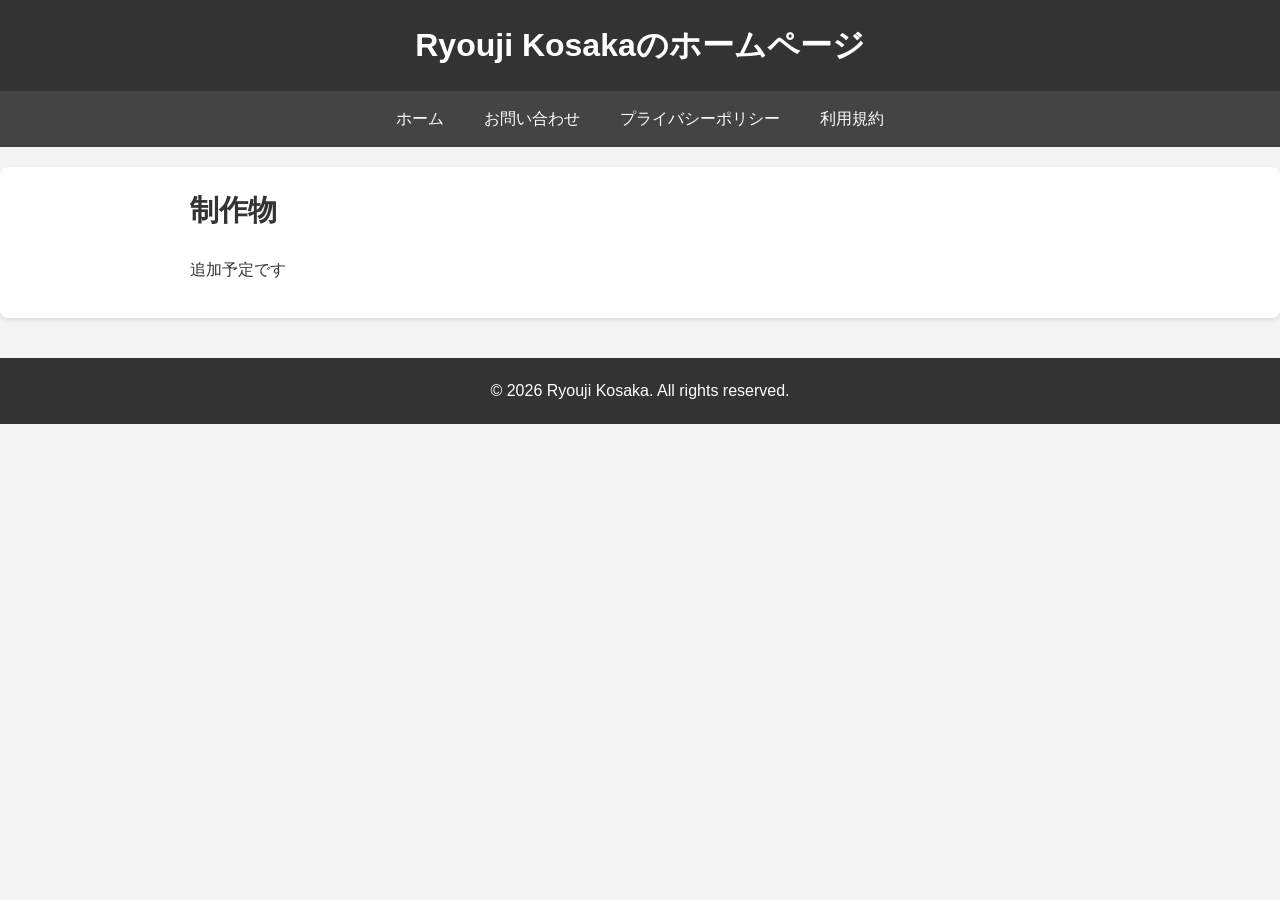
<file: index.html>
<!DOCTYPE html>
<html lang="ja">
<head>
    <meta charset="UTF-8">
    <meta name="viewport" content="width=device-width, initial-scale=1.0">
    <title>Ryouji Kosaka</title>
    <link rel="stylesheet" href="style.css">
</head>
<body>
    <header>
        <h1>Ryouji Kosakaのホームページ</h1>
    </header>
    <nav>
        <ul>
            <li><a href="index.html">ホーム</a></li>
            <li><a href="contact.html">お問い合わせ</a></li>
            <li><a href="privacy.html">プライバシーポリシー</a></li>
            <li><a href="policy.html">利用規約</a></li>
        </ul>
    </nav>
    <main>
        <section>
            <h2>制作物</h2>
            <p>追加予定です</p>
        </section>
    </main>
    <footer>
        <p>&copy; <span id="year"></span> Ryouji Kosaka. All rights reserved.</p>
    </footer>
    <script>
        document.getElementById('year').textContent = new Date().getFullYear();
    </script>
</body>
</html>
</file>
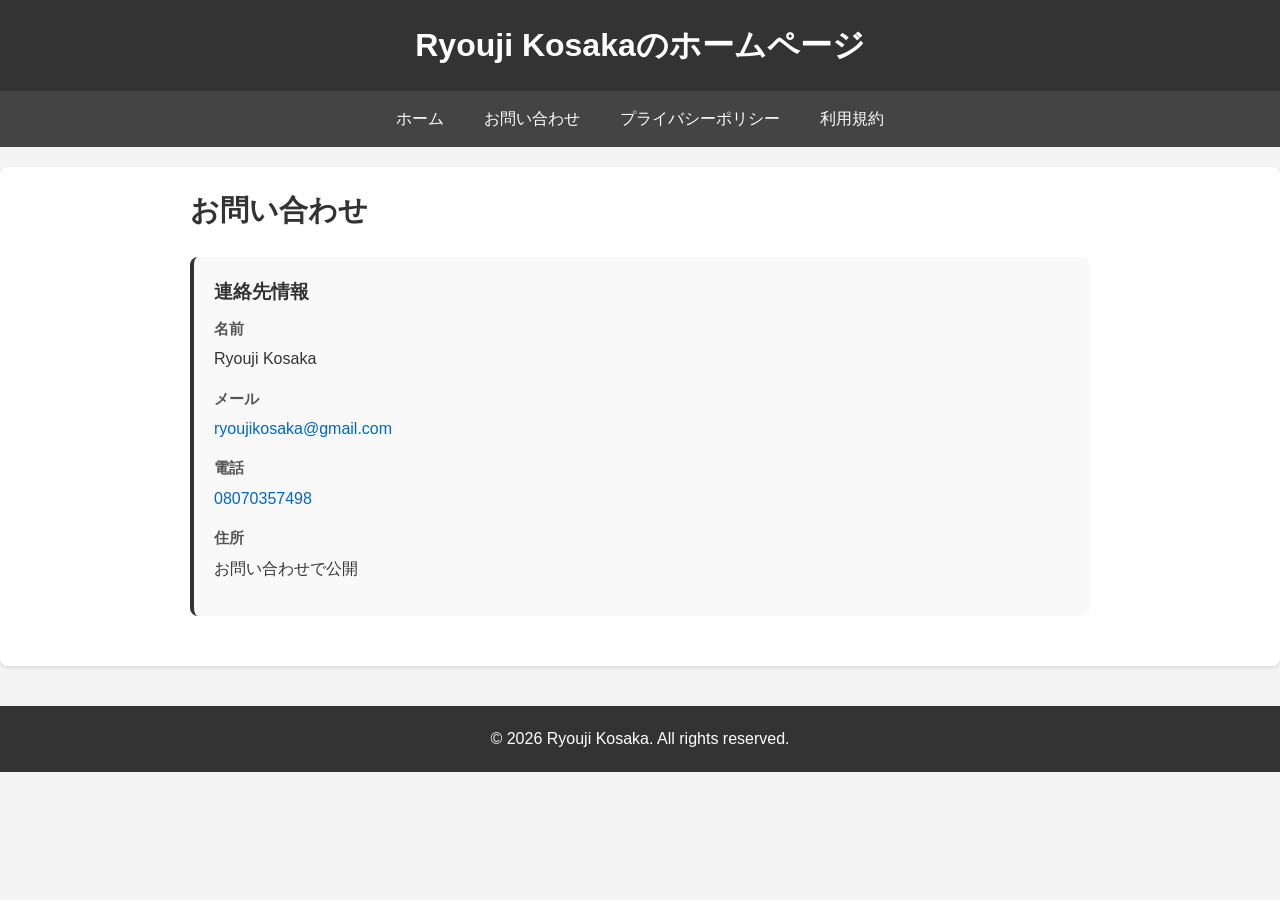
<file: contact.html>
<!DOCTYPE html>
<html lang="ja">
<head>
    <meta charset="UTF-8">
    <meta name="viewport" content="width=device-width, initial-scale=1.0">
    <title>お問い合わせ - Ryouji Kosaka</title>
    <link rel="stylesheet" href="style.css">
</head>
<body>
    <header>
        <h1>Ryouji Kosakaのホームページ</h1>
    </header>
    <nav>
        <ul>
            <li><a href="index.html">ホーム</a></li>
            <li><a href="contact.html">お問い合わせ</a></li>
            <li><a href="privacy.html">プライバシーポリシー</a></li>
            <li><a href="policy.html">利用規約</a></li>
        </ul>
    </nav>
    <main>
        <section>
            <h2>お問い合わせ</h2>
            
            <div class="contact-info">
                <h3>連絡先情報</h3>
                <div class="info-item">
                    <h4>名前</h4>
                    <p>Ryouji Kosaka</p>
                </div>
                <div class="info-item">
                    <h4>メール</h4>
                    <p><a href="mailto:ryoujikosaka@gmail.com">ryoujikosaka@gmail.com</a></p>
                </div>
                <div class="info-item">
                    <h4>電話</h4>
                    <p><a href="tel:08070357498">08070357498</a></p>
                </div>
                <div class="info-item">
                    <h4>住所</h4>
                    <p>お問い合わせで公開</p>
                </div>
            </div>
        </section>
    </main>
    <footer>
        <p>&copy; <span id="year"></span> Ryouji Kosaka. All rights reserved.</p>
    </footer>
    <script>
        document.getElementById('year').textContent = new Date().getFullYear();
    </script>
</body>
</html>
</file>
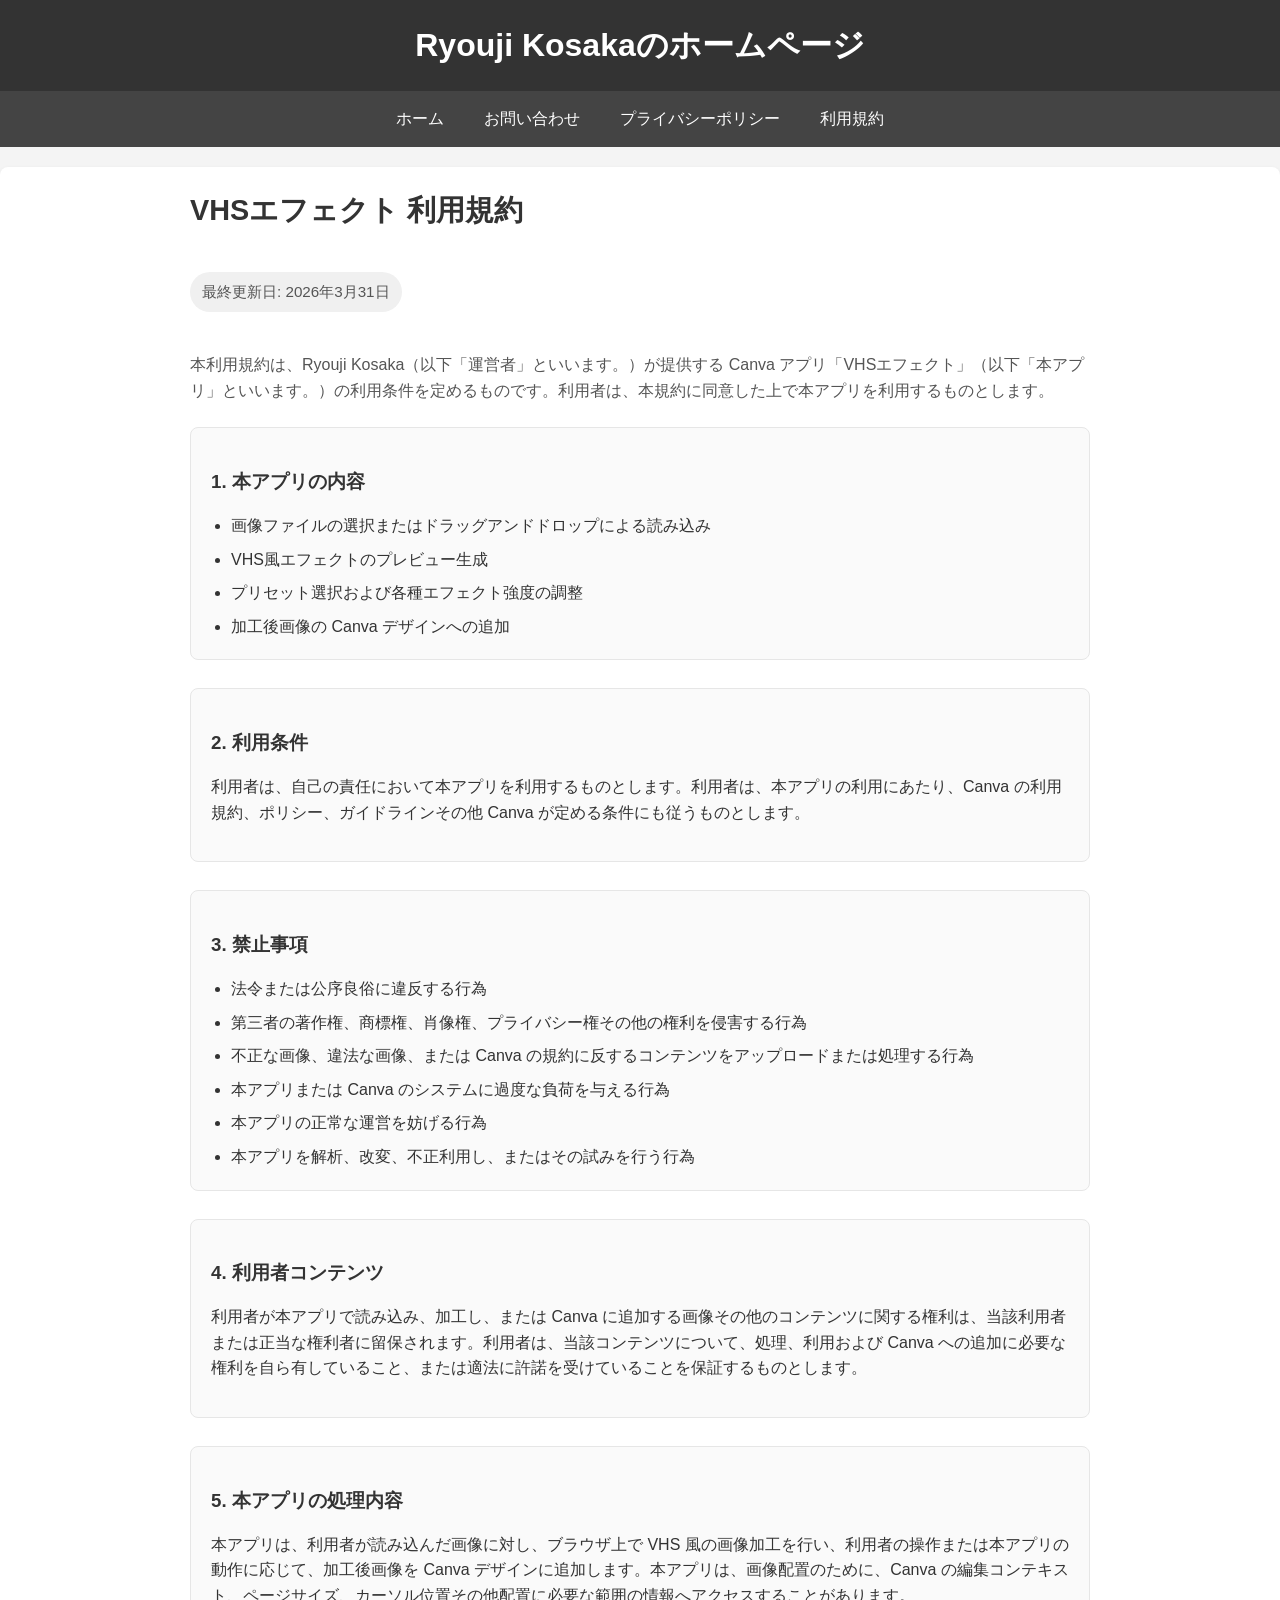
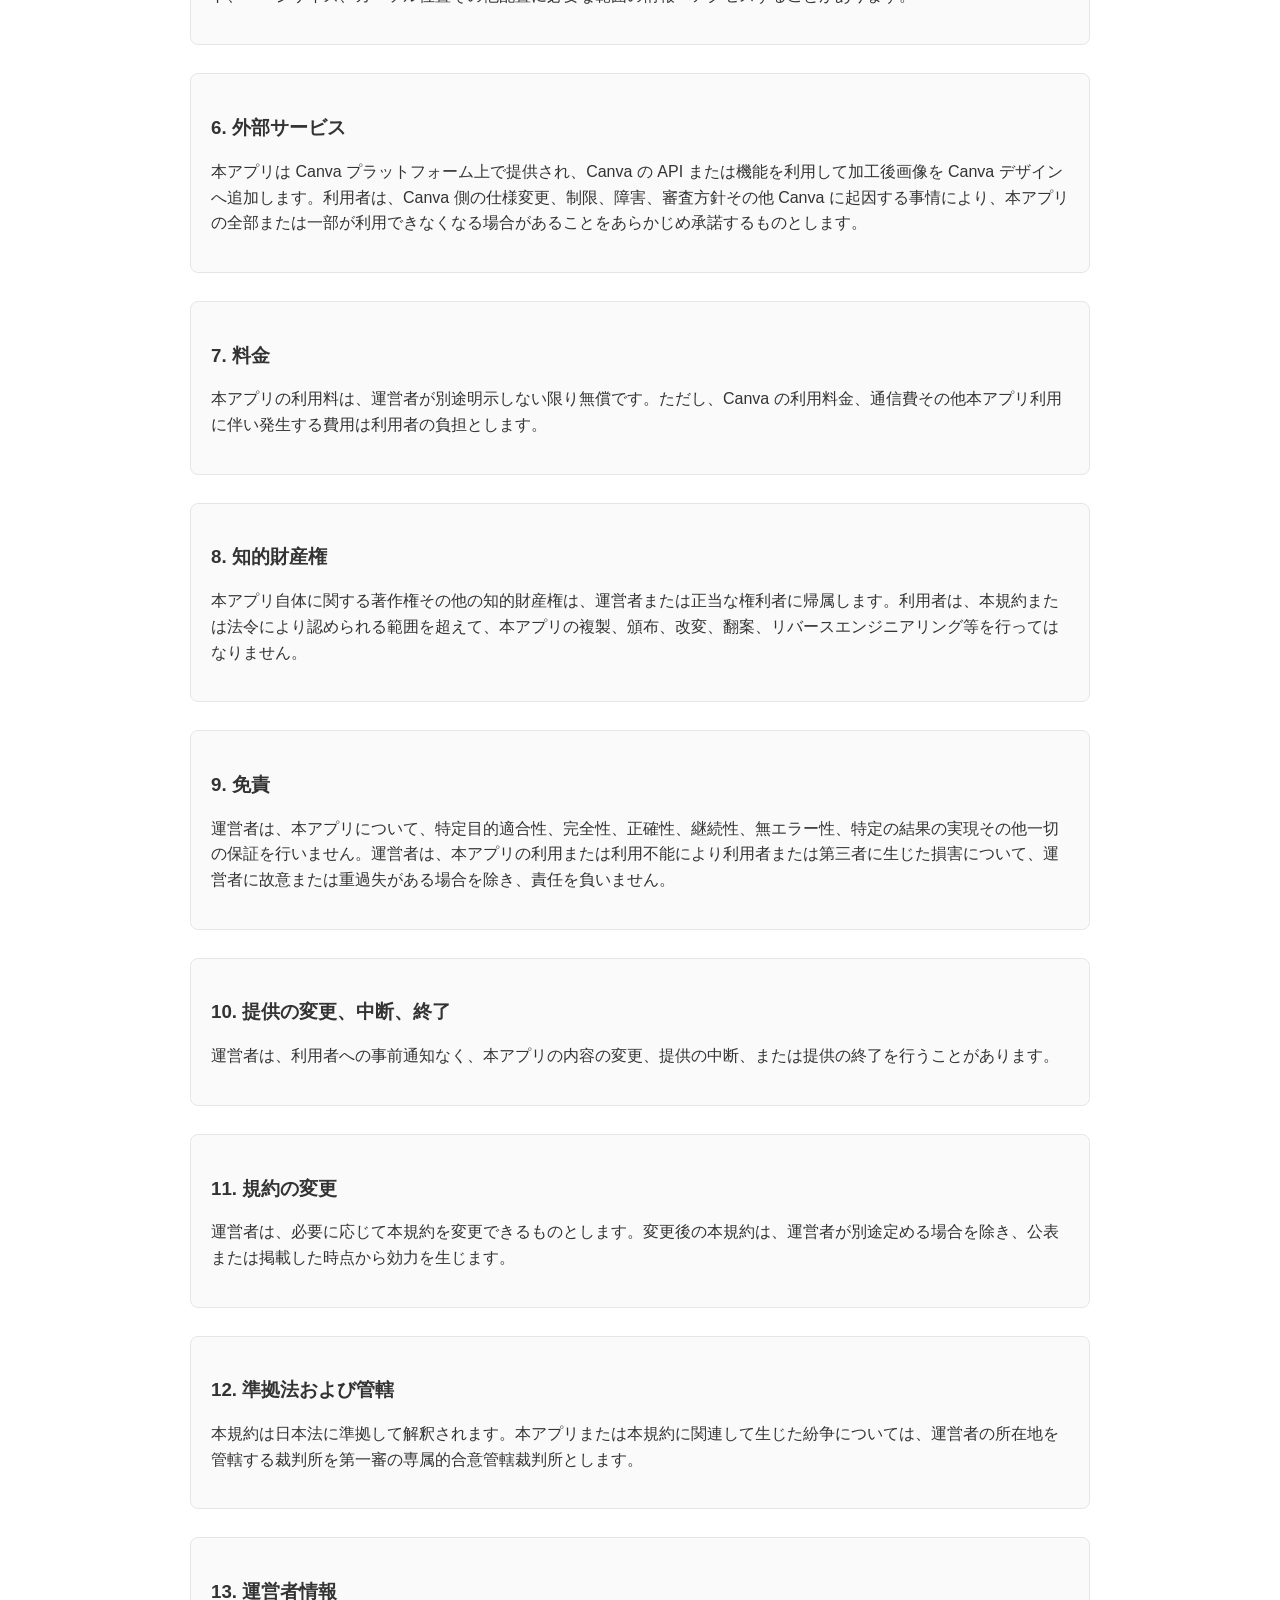
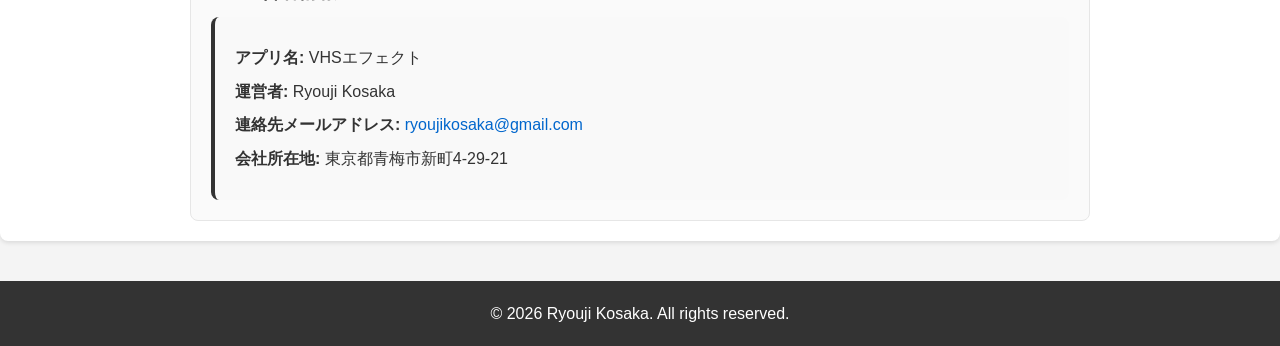
<file: policy.html>
<!DOCTYPE html>
<html lang="ja">
<head>
    <meta charset="UTF-8">
    <meta name="viewport" content="width=device-width, initial-scale=1.0">
    <title>利用規約 - VHSエフェクト</title>
    <link rel="stylesheet" href="style.css">
</head>
<body>
    <header>
        <h1>Ryouji Kosakaのホームページ</h1>
    </header>
    <nav>
        <ul>
            <li><a href="index.html">ホーム</a></li>
            <li><a href="contact.html">お問い合わせ</a></li>
            <li><a href="privacy.html">プライバシーポリシー</a></li>
            <li><a href="policy.html">利用規約</a></li>
        </ul>
    </nav>
    <main>
        <section>
            <h2>VHSエフェクト 利用規約</h2>
            <p class="legal-meta">最終更新日: 2026年3月31日</p>
            <p class="page-intro">
                本利用規約は、Ryouji Kosaka（以下「運営者」といいます。）が提供する Canva アプリ「VHSエフェクト」（以下「本アプリ」といいます。）の利用条件を定めるものです。利用者は、本規約に同意した上で本アプリを利用するものとします。
            </p>

            <div class="legal-section">
                <h3>1. 本アプリの内容</h3>
                <ul>
                    <li>画像ファイルの選択またはドラッグアンドドロップによる読み込み</li>
                    <li>VHS風エフェクトのプレビュー生成</li>
                    <li>プリセット選択および各種エフェクト強度の調整</li>
                    <li>加工後画像の Canva デザインへの追加</li>
                </ul>
            </div>

            <div class="legal-section">
                <h3>2. 利用条件</h3>
                <p>利用者は、自己の責任において本アプリを利用するものとします。利用者は、本アプリの利用にあたり、Canva の利用規約、ポリシー、ガイドラインその他 Canva が定める条件にも従うものとします。</p>
            </div>

            <div class="legal-section">
                <h3>3. 禁止事項</h3>
                <ul>
                    <li>法令または公序良俗に違反する行為</li>
                    <li>第三者の著作権、商標権、肖像権、プライバシー権その他の権利を侵害する行為</li>
                    <li>不正な画像、違法な画像、または Canva の規約に反するコンテンツをアップロードまたは処理する行為</li>
                    <li>本アプリまたは Canva のシステムに過度な負荷を与える行為</li>
                    <li>本アプリの正常な運営を妨げる行為</li>
                    <li>本アプリを解析、改変、不正利用し、またはその試みを行う行為</li>
                </ul>
            </div>

            <div class="legal-section">
                <h3>4. 利用者コンテンツ</h3>
                <p>利用者が本アプリで読み込み、加工し、または Canva に追加する画像その他のコンテンツに関する権利は、当該利用者または正当な権利者に留保されます。利用者は、当該コンテンツについて、処理、利用および Canva への追加に必要な権利を自ら有していること、または適法に許諾を受けていることを保証するものとします。</p>
            </div>

            <div class="legal-section">
                <h3>5. 本アプリの処理内容</h3>
                <p>本アプリは、利用者が読み込んだ画像に対し、ブラウザ上で VHS 風の画像加工を行い、利用者の操作または本アプリの動作に応じて、加工後画像を Canva デザインに追加します。本アプリは、画像配置のために、Canva の編集コンテキスト、ページサイズ、カーソル位置その他配置に必要な範囲の情報へアクセスすることがあります。</p>
            </div>

            <div class="legal-section">
                <h3>6. 外部サービス</h3>
                <p>本アプリは Canva プラットフォーム上で提供され、Canva の API または機能を利用して加工後画像を Canva デザインへ追加します。利用者は、Canva 側の仕様変更、制限、障害、審査方針その他 Canva に起因する事情により、本アプリの全部または一部が利用できなくなる場合があることをあらかじめ承諾するものとします。</p>
            </div>

            <div class="legal-section">
                <h3>7. 料金</h3>
                <p>本アプリの利用料は、運営者が別途明示しない限り無償です。ただし、Canva の利用料金、通信費その他本アプリ利用に伴い発生する費用は利用者の負担とします。</p>
            </div>

            <div class="legal-section">
                <h3>8. 知的財産権</h3>
                <p>本アプリ自体に関する著作権その他の知的財産権は、運営者または正当な権利者に帰属します。利用者は、本規約または法令により認められる範囲を超えて、本アプリの複製、頒布、改変、翻案、リバースエンジニアリング等を行ってはなりません。</p>
            </div>

            <div class="legal-section">
                <h3>9. 免責</h3>
                <p>運営者は、本アプリについて、特定目的適合性、完全性、正確性、継続性、無エラー性、特定の結果の実現その他一切の保証を行いません。運営者は、本アプリの利用または利用不能により利用者または第三者に生じた損害について、運営者に故意または重過失がある場合を除き、責任を負いません。</p>
            </div>

            <div class="legal-section">
                <h3>10. 提供の変更、中断、終了</h3>
                <p>運営者は、利用者への事前通知なく、本アプリの内容の変更、提供の中断、または提供の終了を行うことがあります。</p>
            </div>

            <div class="legal-section">
                <h3>11. 規約の変更</h3>
                <p>運営者は、必要に応じて本規約を変更できるものとします。変更後の本規約は、運営者が別途定める場合を除き、公表または掲載した時点から効力を生じます。</p>
            </div>

            <div class="legal-section">
                <h3>12. 準拠法および管轄</h3>
                <p>本規約は日本法に準拠して解釈されます。本アプリまたは本規約に関連して生じた紛争については、運営者の所在地を管轄する裁判所を第一審の専属的合意管轄裁判所とします。</p>
            </div>

            <div class="legal-section">
                <h3>13. 運営者情報</h3>
                <div class="contact-card">
                    <p><strong>アプリ名:</strong> VHSエフェクト</p>
                    <p><strong>運営者:</strong> Ryouji Kosaka</p>
                    <p><strong>連絡先メールアドレス:</strong> <a href="mailto:ryoujikosaka@gmail.com">ryoujikosaka@gmail.com</a></p>
                    <p><strong>会社所在地:</strong> 東京都青梅市新町4-29-21</p>
                </div>
            </div>
        </section>
    </main>
    <footer>
        <p>&copy; <span id="year"></span> Ryouji Kosaka. All rights reserved.</p>
    </footer>
    <script>
        document.getElementById('year').textContent = new Date().getFullYear();
    </script>
</body>
</html>
</file>
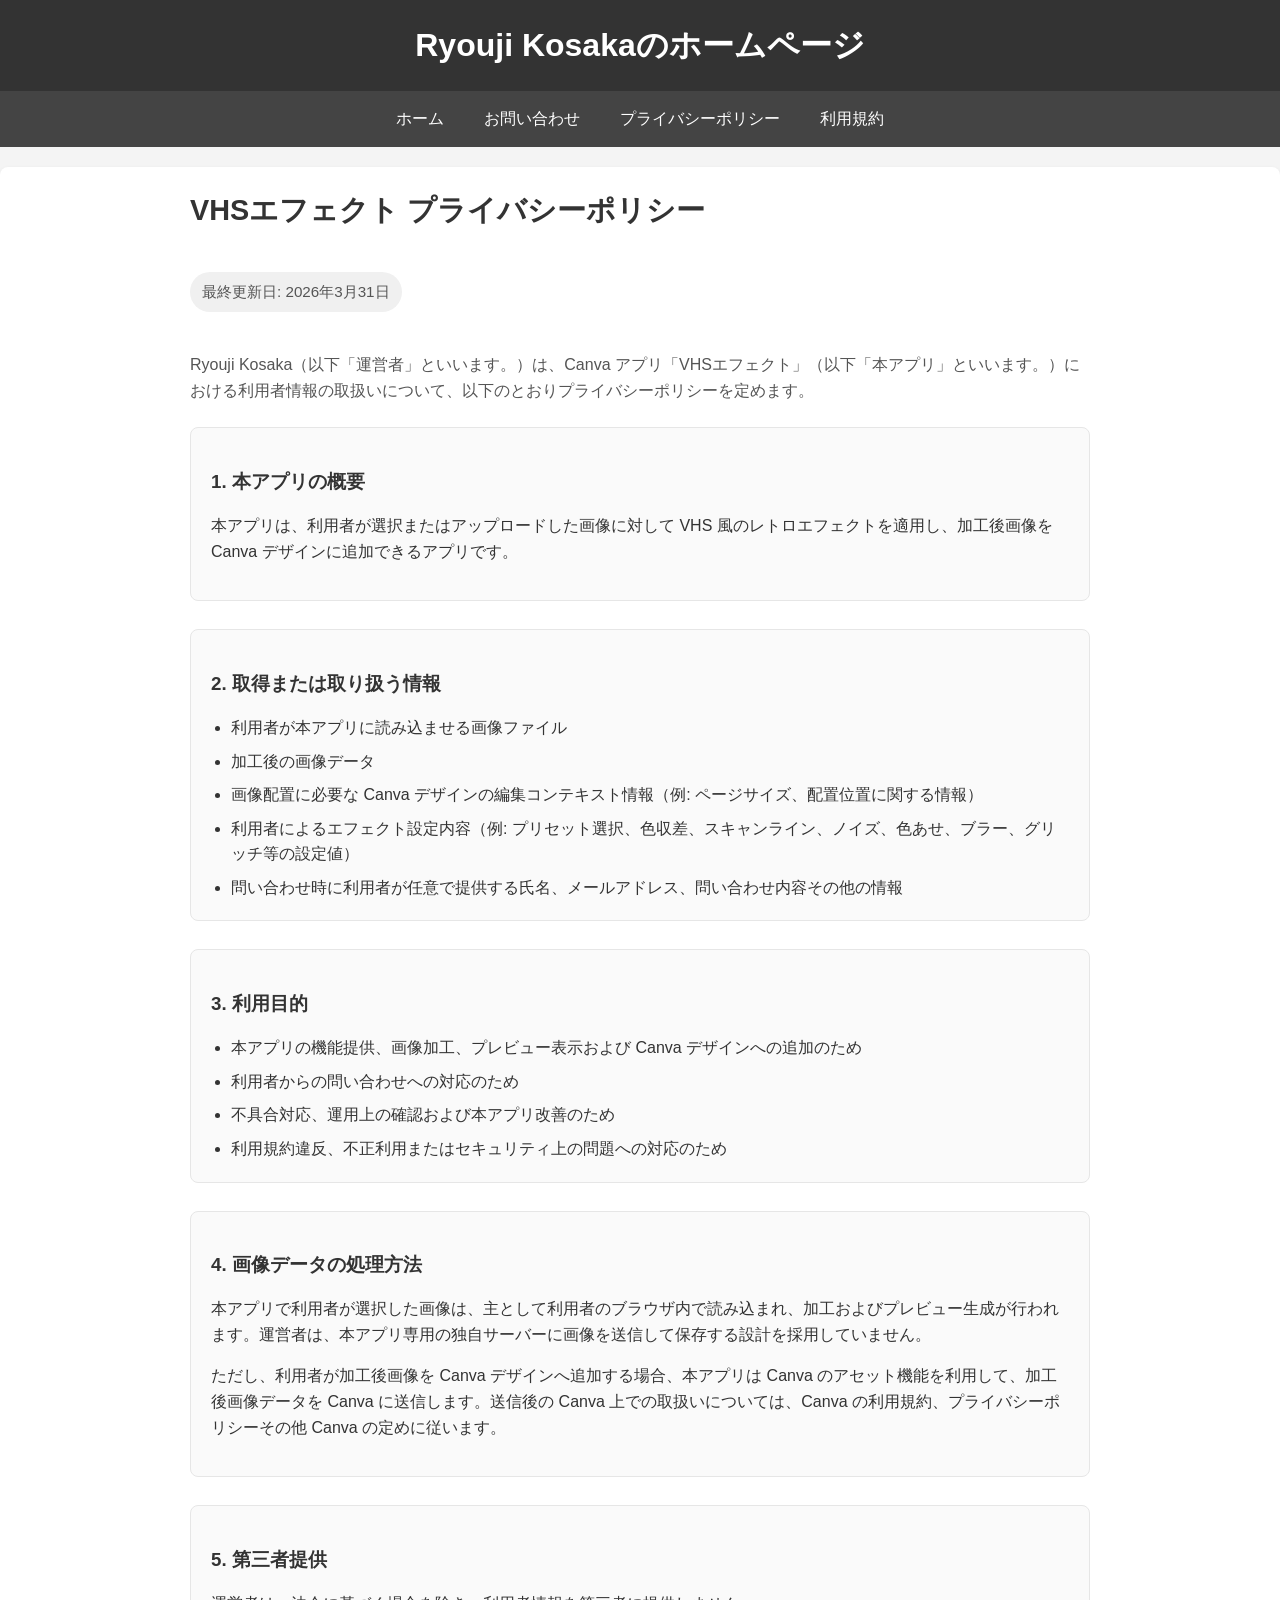
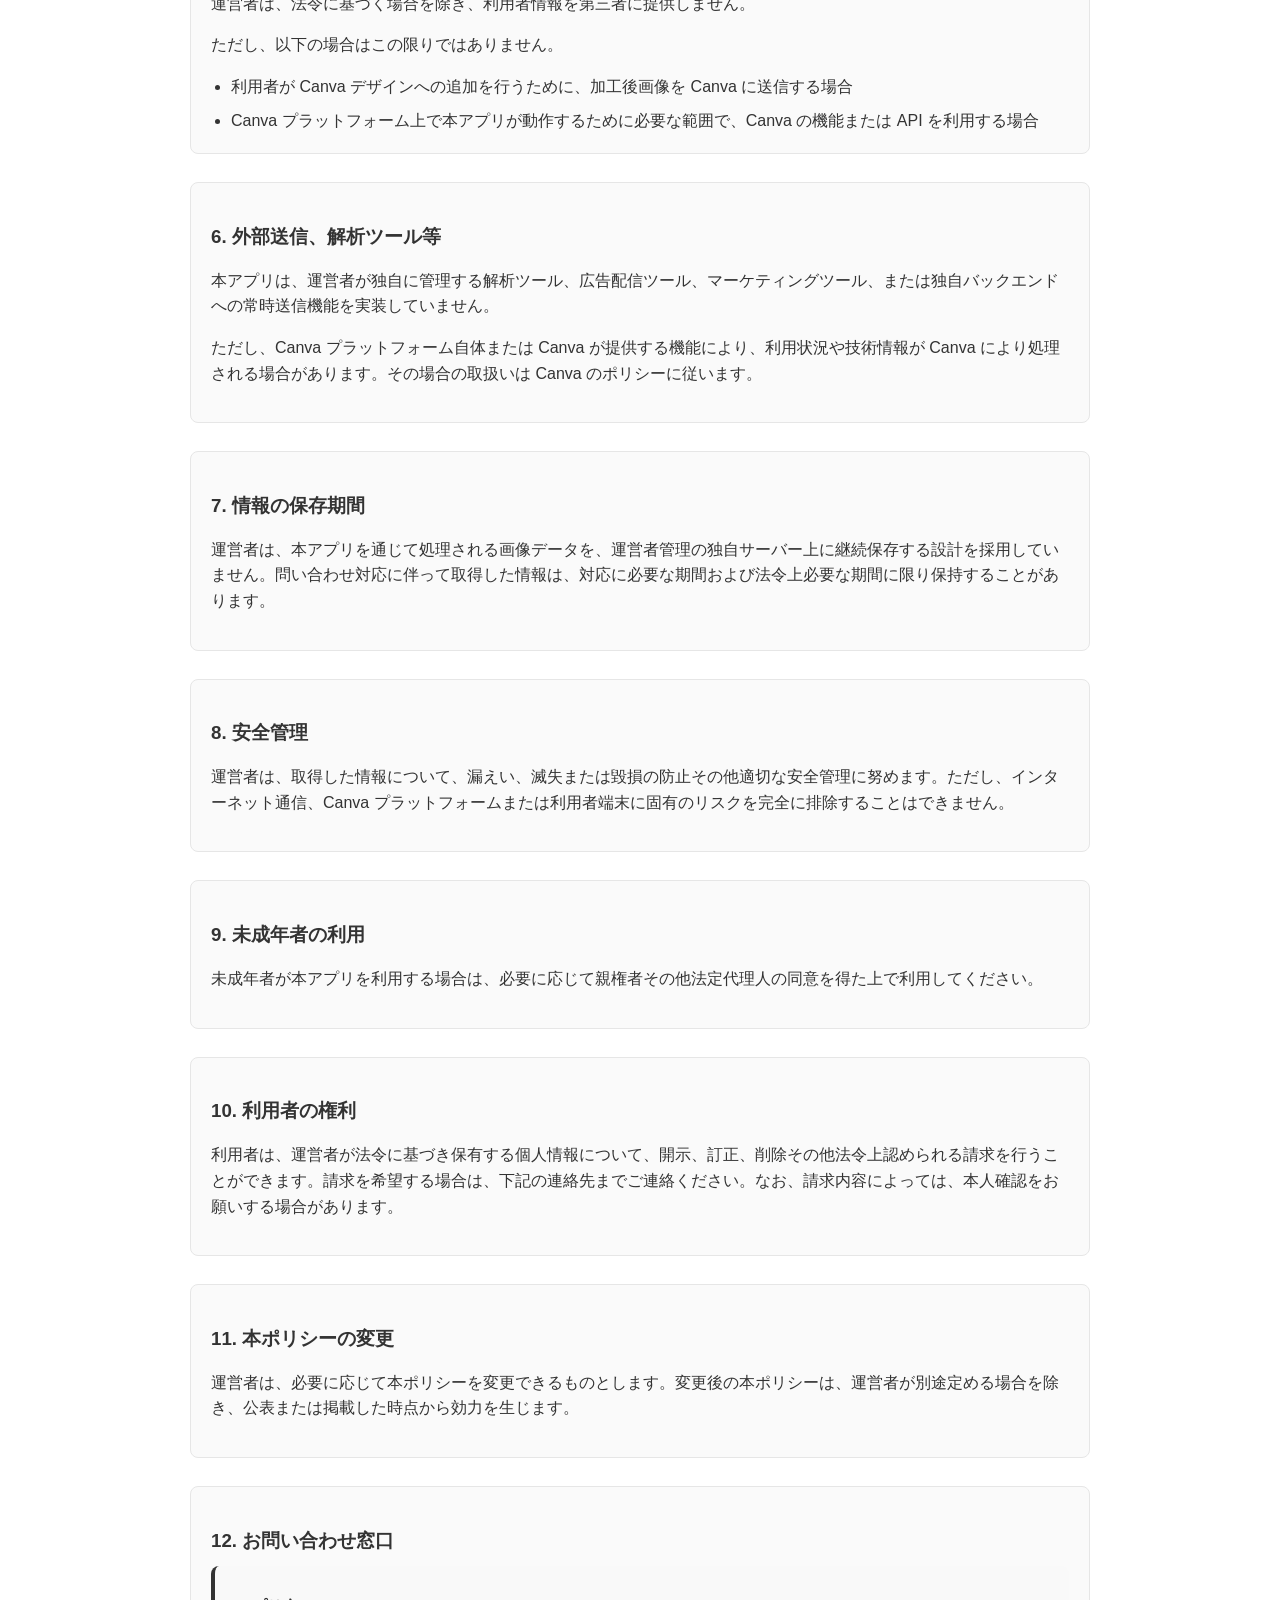
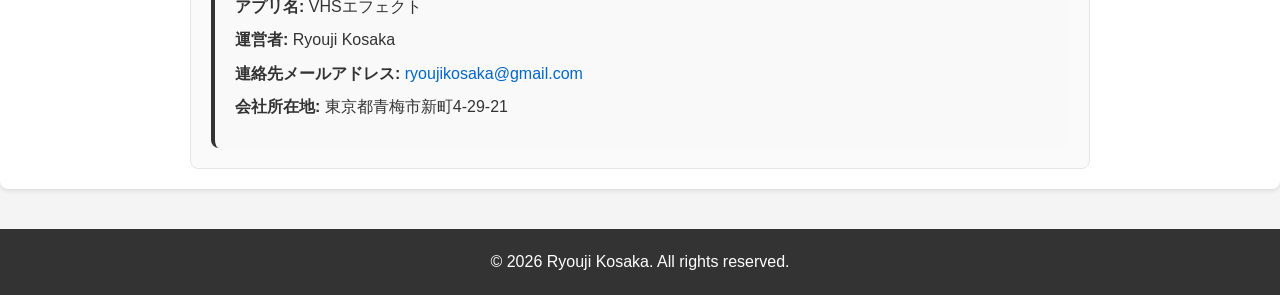
<file: privacy.html>
<!DOCTYPE html>
<html lang="ja">
<head>
    <meta charset="UTF-8">
    <meta name="viewport" content="width=device-width, initial-scale=1.0">
    <title>プライバシーポリシー - VHSエフェクト</title>
    <link rel="stylesheet" href="style.css">
</head>
<body>
    <header>
        <h1>Ryouji Kosakaのホームページ</h1>
    </header>
    <nav>
        <ul>
            <li><a href="index.html">ホーム</a></li>
            <li><a href="contact.html">お問い合わせ</a></li>
            <li><a href="privacy.html">プライバシーポリシー</a></li>
            <li><a href="policy.html">利用規約</a></li>
        </ul>
    </nav>
    <main>
        <section>
            <h2>VHSエフェクト プライバシーポリシー</h2>
            <p class="legal-meta">最終更新日: 2026年3月31日</p>
            <p class="page-intro">
                Ryouji Kosaka（以下「運営者」といいます。）は、Canva アプリ「VHSエフェクト」（以下「本アプリ」といいます。）における利用者情報の取扱いについて、以下のとおりプライバシーポリシーを定めます。
            </p>

            <div class="legal-section">
                <h3>1. 本アプリの概要</h3>
                <p>本アプリは、利用者が選択またはアップロードした画像に対して VHS 風のレトロエフェクトを適用し、加工後画像を Canva デザインに追加できるアプリです。</p>
            </div>

            <div class="legal-section">
                <h3>2. 取得または取り扱う情報</h3>
                <ul>
                    <li>利用者が本アプリに読み込ませる画像ファイル</li>
                    <li>加工後の画像データ</li>
                    <li>画像配置に必要な Canva デザインの編集コンテキスト情報（例: ページサイズ、配置位置に関する情報）</li>
                    <li>利用者によるエフェクト設定内容（例: プリセット選択、色収差、スキャンライン、ノイズ、色あせ、ブラー、グリッチ等の設定値）</li>
                    <li>問い合わせ時に利用者が任意で提供する氏名、メールアドレス、問い合わせ内容その他の情報</li>
                </ul>
            </div>

            <div class="legal-section">
                <h3>3. 利用目的</h3>
                <ul>
                    <li>本アプリの機能提供、画像加工、プレビュー表示および Canva デザインへの追加のため</li>
                    <li>利用者からの問い合わせへの対応のため</li>
                    <li>不具合対応、運用上の確認および本アプリ改善のため</li>
                    <li>利用規約違反、不正利用またはセキュリティ上の問題への対応のため</li>
                </ul>
            </div>

            <div class="legal-section">
                <h3>4. 画像データの処理方法</h3>
                <p>本アプリで利用者が選択した画像は、主として利用者のブラウザ内で読み込まれ、加工およびプレビュー生成が行われます。運営者は、本アプリ専用の独自サーバーに画像を送信して保存する設計を採用していません。</p>
                <p>ただし、利用者が加工後画像を Canva デザインへ追加する場合、本アプリは Canva のアセット機能を利用して、加工後画像データを Canva に送信します。送信後の Canva 上での取扱いについては、Canva の利用規約、プライバシーポリシーその他 Canva の定めに従います。</p>
            </div>

            <div class="legal-section">
                <h3>5. 第三者提供</h3>
                <p>運営者は、法令に基づく場合を除き、利用者情報を第三者に提供しません。</p>
                <p>ただし、以下の場合はこの限りではありません。</p>
                <ul>
                    <li>利用者が Canva デザインへの追加を行うために、加工後画像を Canva に送信する場合</li>
                    <li>Canva プラットフォーム上で本アプリが動作するために必要な範囲で、Canva の機能または API を利用する場合</li>
                </ul>
            </div>

            <div class="legal-section">
                <h3>6. 外部送信、解析ツール等</h3>
                <p>本アプリは、運営者が独自に管理する解析ツール、広告配信ツール、マーケティングツール、または独自バックエンドへの常時送信機能を実装していません。</p>
                <p>ただし、Canva プラットフォーム自体または Canva が提供する機能により、利用状況や技術情報が Canva により処理される場合があります。その場合の取扱いは Canva のポリシーに従います。</p>
            </div>

            <div class="legal-section">
                <h3>7. 情報の保存期間</h3>
                <p>運営者は、本アプリを通じて処理される画像データを、運営者管理の独自サーバー上に継続保存する設計を採用していません。問い合わせ対応に伴って取得した情報は、対応に必要な期間および法令上必要な期間に限り保持することがあります。</p>
            </div>

            <div class="legal-section">
                <h3>8. 安全管理</h3>
                <p>運営者は、取得した情報について、漏えい、滅失または毀損の防止その他適切な安全管理に努めます。ただし、インターネット通信、Canva プラットフォームまたは利用者端末に固有のリスクを完全に排除することはできません。</p>
            </div>

            <div class="legal-section">
                <h3>9. 未成年者の利用</h3>
                <p>未成年者が本アプリを利用する場合は、必要に応じて親権者その他法定代理人の同意を得た上で利用してください。</p>
            </div>

            <div class="legal-section">
                <h3>10. 利用者の権利</h3>
                <p>利用者は、運営者が法令に基づき保有する個人情報について、開示、訂正、削除その他法令上認められる請求を行うことができます。請求を希望する場合は、下記の連絡先までご連絡ください。なお、請求内容によっては、本人確認をお願いする場合があります。</p>
            </div>

            <div class="legal-section">
                <h3>11. 本ポリシーの変更</h3>
                <p>運営者は、必要に応じて本ポリシーを変更できるものとします。変更後の本ポリシーは、運営者が別途定める場合を除き、公表または掲載した時点から効力を生じます。</p>
            </div>

            <div class="legal-section">
                <h3>12. お問い合わせ窓口</h3>
                <div class="contact-card">
                    <p><strong>アプリ名:</strong> VHSエフェクト</p>
                    <p><strong>運営者:</strong> Ryouji Kosaka</p>
                    <p><strong>連絡先メールアドレス:</strong> <a href="mailto:ryoujikosaka@gmail.com">ryoujikosaka@gmail.com</a></p>
                    <p><strong>会社所在地:</strong> 東京都青梅市新町4-29-21</p>
                </div>
            </div>
        </section>
    </main>
    <footer>
        <p>&copy; <span id="year"></span> Ryouji Kosaka. All rights reserved.</p>
    </footer>
    <script>
        document.getElementById('year').textContent = new Date().getFullYear();
    </script>
</body>
</html>
</file>
<file: style.css>
* {
    box-sizing: border-box;
}

body {
    font-family: Arial, sans-serif;
    line-height: 1.6;
    margin: 0;
    padding: 0;
    background-color: #f4f4f4;
}

.container {
    max-width: 1200px;
    margin: 0 auto;
    padding: 0 20px;
}

header {
    background-color: #333;
    color: white;
    padding: 20px 0;
    text-align: center;
}

header h1 {
    margin: 0;
    font-size: 2rem;
}

nav {
    background-color: #444;
    padding: 0;
}

nav ul {
    list-style: none;
    margin: 0;
    padding: 0;
    display: flex;
    flex-wrap: wrap;
    justify-content: center;
}

nav li {
    margin: 0;
}

nav a {
    display: block;
    color: white;
    text-decoration: none;
    padding: 15px 20px;
    transition: background-color 0.3s;
}

nav a:hover {
    background-color: #555;
}

main {
    background-color: white;
    margin: 20px auto;
    padding: 20px;
    border-radius: 8px;
    box-shadow: 0 2px 4px rgba(0, 0, 0, 0.1);
}

section {
    max-width: 900px;
    margin: 0 auto;
}

section h2 {
    font-size: 1.8rem;
    color: #333;
    margin-top: 0;
}

section h3 {
    color: #333;
    margin-bottom: 10px;
}

section p,
section li {
    color: #333;
}

.page-intro {
    color: #555;
    margin-bottom: 24px;
}

.legal-meta {
    display: inline-block;
    margin-bottom: 24px;
    padding: 8px 12px;
    background-color: #f0f0f0;
    border-radius: 999px;
    color: #555;
    font-size: 0.95rem;
}

.legal-section {
    margin-bottom: 28px;
    padding: 20px;
    background-color: #fafafa;
    border: 1px solid #e6e6e6;
    border-radius: 8px;
}

.legal-section:last-of-type {
    margin-bottom: 0;
}

.legal-section ul {
    padding-left: 20px;
    margin-bottom: 0;
}

.legal-section li + li {
    margin-top: 8px;
}

.contact-card {
    background-color: #f9f9f9;
    padding: 20px;
    border-radius: 8px;
    border-left: 4px solid #333;
}

.contact-card p {
    margin: 8px 0;
}

.contact-card a {
    color: #0066cc;
    text-decoration: none;
}

.contact-card a:hover {
    text-decoration: underline;
}

footer {
    background-color: #333;
    color: white;
    text-align: center;
    padding: 20px 0;
    margin-top: 40px;
}

footer p {
    margin: 0;
}

/* レスポンシブ対応 */
@media (max-width: 768px) {
    header h1 {
        font-size: 1.5rem;
    }

    nav ul {
        flex-direction: column;
    }

    nav a {
        padding: 12px 15px;
    }

    main {
        margin: 10px 0;
        padding: 15px;
    }

    section h2 {
        font-size: 1.4rem;
    }

    .legal-section {
        padding: 16px;
    }
}

@media (max-width: 480px) {
    header h1 {
        font-size: 1.2rem;
    }

    nav a {
        padding: 10px 12px;
        font-size: 0.9rem;
    }

    main {
        padding: 10px;
    }

    section h2 {
        font-size: 1.1rem;
    }
}

/* お問い合わせページのスタイル */
.contact-info {
    background-color: #f9f9f9;
    padding: 20px;
    border-radius: 8px;
    margin-bottom: 30px;
    border-left: 4px solid #333;
}

.contact-info h3 {
    margin-top: 0;
    color: #333;
}

.info-item {
    margin-bottom: 15px;
}

.info-item h4 {
    margin: 0 0 5px 0;
    color: #555;
    font-size: 0.95rem;
}

.info-item p {
    margin: 0;
    color: #333;
}

.info-item a {
    color: #0066cc;
    text-decoration: none;
}

.info-item a:hover {
    text-decoration: underline;
}

.contact-form {
    background-color: #fff;
}

.contact-form h3 {
    color: #333;
    margin-top: 0;
}

.form-group {
    margin-bottom: 20px;
}

.form-group label {
    display: block;
    margin-bottom: 8px;
    color: #333;
    font-weight: bold;
}

.form-group .required {
    color: #e74c3c;
    margin-left: 3px;
}

.form-group input,
.form-group textarea {
    width: 100%;
    padding: 10px;
    border: 1px solid #ddd;
    border-radius: 4px;
    font-family: Arial, sans-serif;
    font-size: 1rem;
    transition: border-color 0.3s;
}

.form-group input:focus,
.form-group textarea:focus {
    outline: none;
    border-color: #0066cc;
    box-shadow: 0 0 5px rgba(0, 102, 204, 0.3);
}

.submit-btn {
    background-color: #333;
    color: white;
    padding: 12px 30px;
    border: none;
    border-radius: 4px;
    font-size: 1rem;
    cursor: pointer;
    transition: background-color 0.3s;
}

.submit-btn:hover {
    background-color: #555;
}

.submit-btn:active {
    background-color: #222;
}

/* レスポンシブ対応（お問い合わせページ） */
@media (max-width: 768px) {
    .contact-info {
        padding: 15px;
    }

    .form-group input,
    .form-group textarea {
        font-size: 16px;
    }
}
</file>
